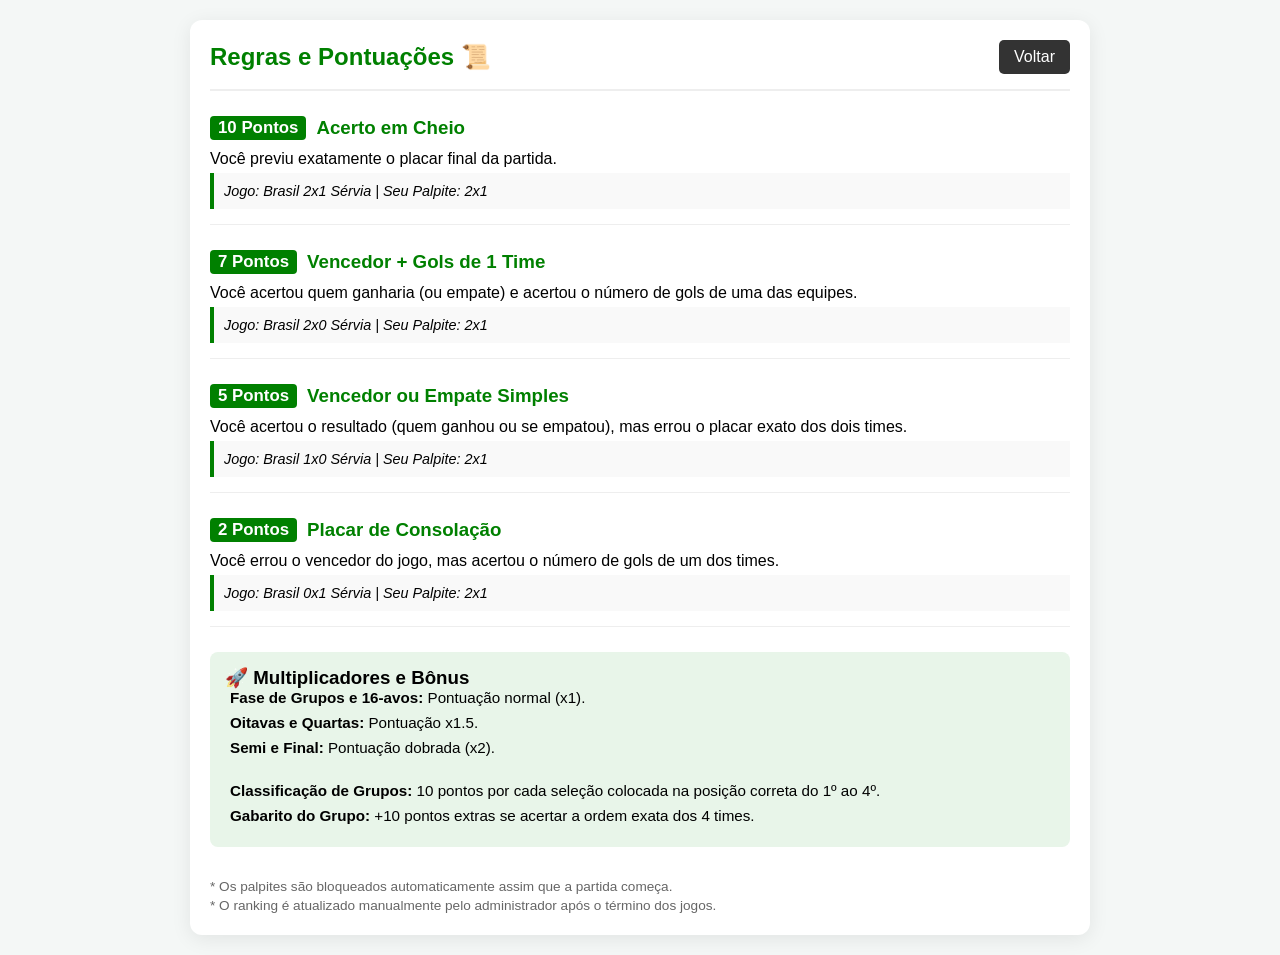
<file: regras.html>
<!DOCTYPE html>
<html lang="pt-br">
<head>
    <meta charset="UTF-8">
    <meta name="viewport" content="width=device-width, initial-scale=1.0">
    <title>Regras - Bolão do Bizzão</title>
    <link rel="stylesheet" href="css/style.css">
    <style>
        .regra-item { margin-bottom: 25px; padding-bottom: 15px; border-bottom: 1px solid #eee; }
        .regra-item h3 { color: #008000; margin-bottom: 10px; display: flex; align-items: center; gap: 10px; }
        .pontos-tag { background: #008000; color: white; padding: 2px 8px; border-radius: 4px; font-size: 0.9em; }
        .exemplo { background: #f9f9f9; padding: 10px; border-left: 4px solid #008000; font-style: italic; margin-top: 5px; font-size: 0.9em; }
        .fases-bonus { background: #e8f5e9; padding: 15px; border-radius: 8px; margin-top: 20px; }
    </style>
</head>
<body>
    <div class="app-container">
        <header>
            <h1>Regras e Pontuações 📜</h1>
            <a href="palpites.html" class="button" style="text-decoration: none; padding: 8px 15px; background: #333; color: white; border-radius: 5px;">Voltar</a>
        </header>

        <main>
            <section class="regra-item">
                <h3><span class="pontos-tag">10 Pontos</span> Acerto em Cheio</h3>
                <p>Você previu exatamente o placar final da partida.</p>
                <div class="exemplo">Jogo: Brasil 2x1 Sérvia | Seu Palpite: 2x1</div>
            </section>

            <section class="regra-item">
                <h3><span class="pontos-tag">7 Pontos</span> Vencedor + Gols de 1 Time</h3>
                <p>Você acertou quem ganharia (ou empate) e acertou o número de gols de uma das equipes.</p>
                <div class="exemplo">Jogo: Brasil 2x0 Sérvia | Seu Palpite: 2x1</div>
            </section>

            <section class="regra-item">
                <h3><span class="pontos-tag">5 Pontos</span> Vencedor ou Empate Simples</h3>
                <p>Você acertou o resultado (quem ganhou ou se empatou), mas errou o placar exato dos dois times.</p>
                <div class="exemplo">Jogo: Brasil 1x0 Sérvia | Seu Palpite: 2x1</div>
            </section>

            <section class="regra-item">
                <h3><span class="pontos-tag">2 Pontos</span> Placar de Consolação</h3>
                <p>Você errou o vencedor do jogo, mas acertou o número de gols de um dos times.</p>
                <div class="exemplo">Jogo: Brasil 0x1 Sérvia | Seu Palpite: 2x1</div>
            </section>

            <section class="fases-bonus">
                <h3>🚀 Multiplicadores e Bônus</h3>
                <ul>
                    <li><strong>Fase de Grupos e 16-avos:</strong> Pontuação normal (x1).</li>
                    <li><strong>Oitavas e Quartas:</strong> Pontuação x1.5.</li>
                    <li><strong>Semi e Final:</strong> Pontuação dobrada (x2).</li>
                    <br>
                    <li><strong>Classificação de Grupos:</strong> 10 pontos por cada seleção colocada na posição correta do 1º ao 4º.</li>
                    <li><strong>Gabarito do Grupo:</strong> +10 pontos extras se acertar a ordem exata dos 4 times.</li>
                </ul>
            </section>

            <section style="margin-top: 30px; font-size: 0.85em; color: #666; line-height: 1.4;">
                <p>* Os palpites são bloqueados automaticamente assim que a partida começa.</p>
                <p>* O ranking é atualizado manualmente pelo administrador após o término dos jogos.</p>
            </section>
        </main>
    </div>
</body>
</html>
</file>
<file: css/style.css>
/* --- CONFIGURAÇÕES GERAIS --- */
* {
    margin: 0;
    padding: 0;
    box-sizing: border-box;
    font-family: 'Segoe UI', Tahoma, Geneva, Verdana, sans-serif;
}

body {
    background-color: #f4f7f6;
    min-height: 100vh;
    padding: 20px;
    display: flex;
    justify-content: center;
}

.app-container {
    width: 100%;
    max-width: 900px;
    background: white;
    padding: 20px;
    border-radius: 12px;
    box-shadow: 0 4px 20px rgba(0,0,0,0.08);
}

header {
    display: flex;
    justify-content: space-between;
    align-items: center;
    margin-bottom: 25px;
    border-bottom: 2px solid #eee;
    padding-bottom: 15px;
}

h1 { color: #008000; font-size: 24px; }

/* --- NAVEGAÇÃO E BOTÕES --- */
.rodada-controles {
    display: flex;
    justify-content: space-between;
    align-items: center;
    background: #e9ecef;
    padding: 10px 20px;
    border-radius: 8px;
    margin-bottom: 20px;
}

button {
    background-color: #008000;
    color: white;
    border: none;
    padding: 10px 20px;
    border-radius: 5px;
    cursor: pointer;
    font-weight: bold;
    transition: 0.3s;
}

button:hover { background-color: #006400; }

.btn-secundario { background-color: #6c757d; }
.btn-seta { background-color: #333; padding: 5px 15px; }

/* --- GRID DE GRUPOS --- */
.grid-grupos {
    display: grid;
    grid-template-columns: 1fr 1fr;
    gap: 20px;
}

@media (max-width: 768px) {
    .grid-grupos { grid-template-columns: 1fr; }
}

.grupo-caixa {
    background: #fff;
    border: 1px solid #ddd;
    border-radius: 8px;
    padding: 15px;
    margin-bottom: 10px;
}

.grupo-titulo {
    text-align: center;
    background: #008000;
    color: white;
    padding: 6px;
    border-radius: 4px;
    margin-bottom: 15px;
    text-transform: uppercase;
    font-size: 14px;
}

/* --- CLASSIFICAÇÃO DE GRUPOS (POSIÇÃO) --- */
.classificacao-palpite {
    display: flex;
    flex-direction: column;
    gap: 8px;
    margin-bottom: 15px;
    background: #f0f7f0;
    padding: 10px;
    border-radius: 5px;
}

.linha-classif {
    display: flex;
    align-items: center;
    justify-content: space-between;
    font-size: 13px;
}

.select-posicao {
    width: 80%;
    padding: 4px;
    border-radius: 4px;
    border: 1px solid #ccc;
}

/* --- CARD DE JOGO E ALINHAMENTO DO PLACAR --- */
.jogo-card {
    background: #f9f9f9;
    border-radius: 6px;
    padding: 10px;
    margin-bottom: 10px;
    border: 1px solid #eee;
}

.jogo-card.bloqueado {
    background-color: #e9ecef;
    opacity: 0.8;
}

.info-jogo {
    font-size: 11px;
    color: #888;
    text-align: center;
    margin-bottom: 8px;
}

.placar-area {
    display: flex;
    justify-content: center;
    align-items: center;
    gap: 12px;
    width: 100%;
}

.time {
    display: flex;
    align-items: center;
    gap: 8px;
    flex: 1; /* Divide o espaço igualmente */
    font-size: 14px;
}

.time:first-child { justify-content: flex-end; text-align: right; }
.time.direita { justify-content: flex-start; text-align: left; }

.placar-input {
    width: 42px;
    height: 32px;
    text-align: center;
    font-size: 16px;
    font-weight: bold;
    border: 1px solid #ccc;
    border-radius: 4px;
}

.time img {
    width: 24px;
    height: auto;
    box-shadow: 0 0 2px rgba(0,0,0,0.2);
    border-radius: 2px;
}

.vs { font-weight: bold; color: #bbb; font-size: 12px; }

/* --- TABELA DE RANKING --- */
#tabela-ranking {
    width: 100%;
    border-collapse: collapse;
}

#tabela-ranking th, #tabela-ranking td {
    padding: 12px;
    text-align: left;
    border-bottom: 1px solid #eee;
}

.primeiro-lugar {
    background-color: #fff9c4;
    font-weight: bold;
}

/* --- UTILITÁRIOS --- */
.acoes-finais {
    margin-top: 30px;
    text-align: center;
}

hr { border: 0; border-top: 1px solid #eee; margin: 15px 0; }

header a:hover {
    text-decoration: underline !important;
    opacity: 0.8;
}

.fases-bonus ul {
    list-style: none;
    padding-left: 5px;
}

.fases-bonus li {
    margin-bottom: 8px;
    font-size: 0.95em;
}

/* Container do Vídeo */
.video-background {
    position: fixed;
    top: 0;
    left: 0;
    width: 100%;
    height: 100%;
    z-index: -1; /* Joga para trás de tudo */
    overflow: hidden;
}

#bg-video {
    width: 100%;
    height: 100%;
    object-fit: cover; /* Faz o vídeo preencher a tela sem distorcer */
    filter: brightness(60%); /* Escurece um pouco o vídeo para o texto aparecer melhor */
}

/* Container Pai */
.login-wrapper {
    display: flex;
    align-items: center;
    justify-content: center;
    gap: 2vw; /* Espaço dinâmico baseado na largura da tela */
    min-height: 100vh;
    width: 100%;
    padding: 20px;
    background-color: #f0f2f5;
}

.video-side {
    flex: 1;
    max-width: 300px;
    height: 300px; /* Definir uma altura fixa ajuda a ancorar o vídeo */
    border-radius: 15px;
    overflow: hidden; /* Isso garante que o vídeo não saia das bordas arredondadas */
    box-shadow: 0 10px 25px rgba(0,0,0,0.1);
    display: flex; /* Centraliza o vídeo dentro da moldura */
    align-items: center;
    justify-content: center;
    background-color: #000; /* Fundo preto caso o vídeo falhe */
}

.side-video {
    width: 100%;
    height: 100%;
    object-fit: cover; /* ESSENCIAL: Faz o vídeo preencher todo o quadrado sem sobrar espaço branco */
    display: block;
}

/* Caixa de Login Dinâmica */
.login-container {
    flex: 2; /* A caixa de login ganha mais espaço que os vídeos */
    max-width: 450px; /* Largura máxima confortável */
    min-width: 300px; 
    padding: 40px;
    background: white;
    border-radius: 12px;
    box-shadow: 0 4px 20px rgba(0,0,0,0.08);
    text-align: center;
}

/* Alinhamento dos Campos (Onde estava "torto") */
.form-grupo {
    display: flex;
    flex-direction: column; /* Empilha um embaixo do outro */
    gap: 15px; /* Espaçamento igual entre eles */
    margin: 20px 0;
}

.form-grupo input {
    width: 100%; /* Ocupa toda a largura da caixa branca */
    padding: 12px;
    border: 1px solid #ccc;
    border-radius: 5px;
    font-size: 16px;
    outline: none;
}

.form-grupo button {
    width: 100%; /* Botão alinhado com os inputs */
    padding: 12px;
    font-size: 18px;
    background-color: #008000;
    color: white;
    border: none;
    border-radius: 5px;
    cursor: pointer;
    transition: background 0.3s;
}

/* Responsividade para Telas Pequenas */
@media (max-width: 900px) {
    .video-side {
        display: none; /* Esconde vídeos em telas pequenas para não apertar o login */
    }
    .login-container {
        flex: 1;
        max-width: 100%;
    }
}
</file>
